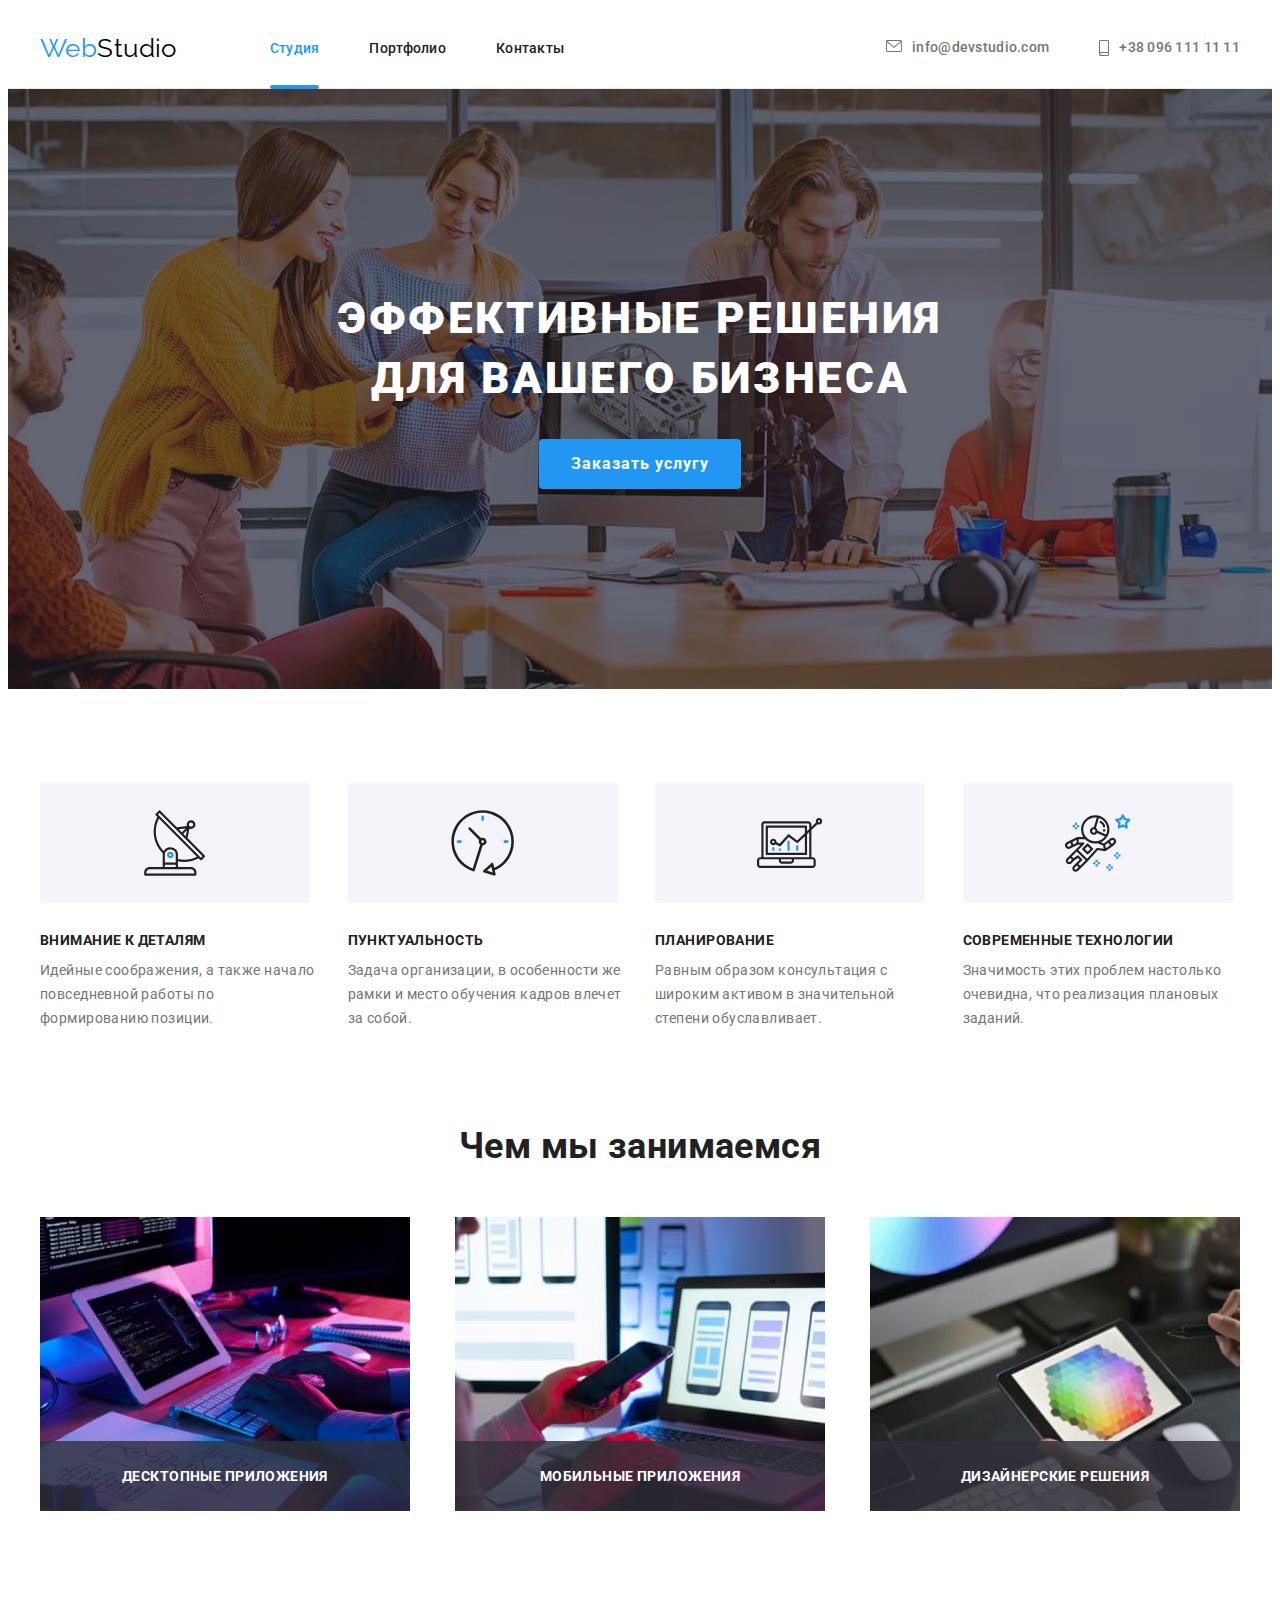
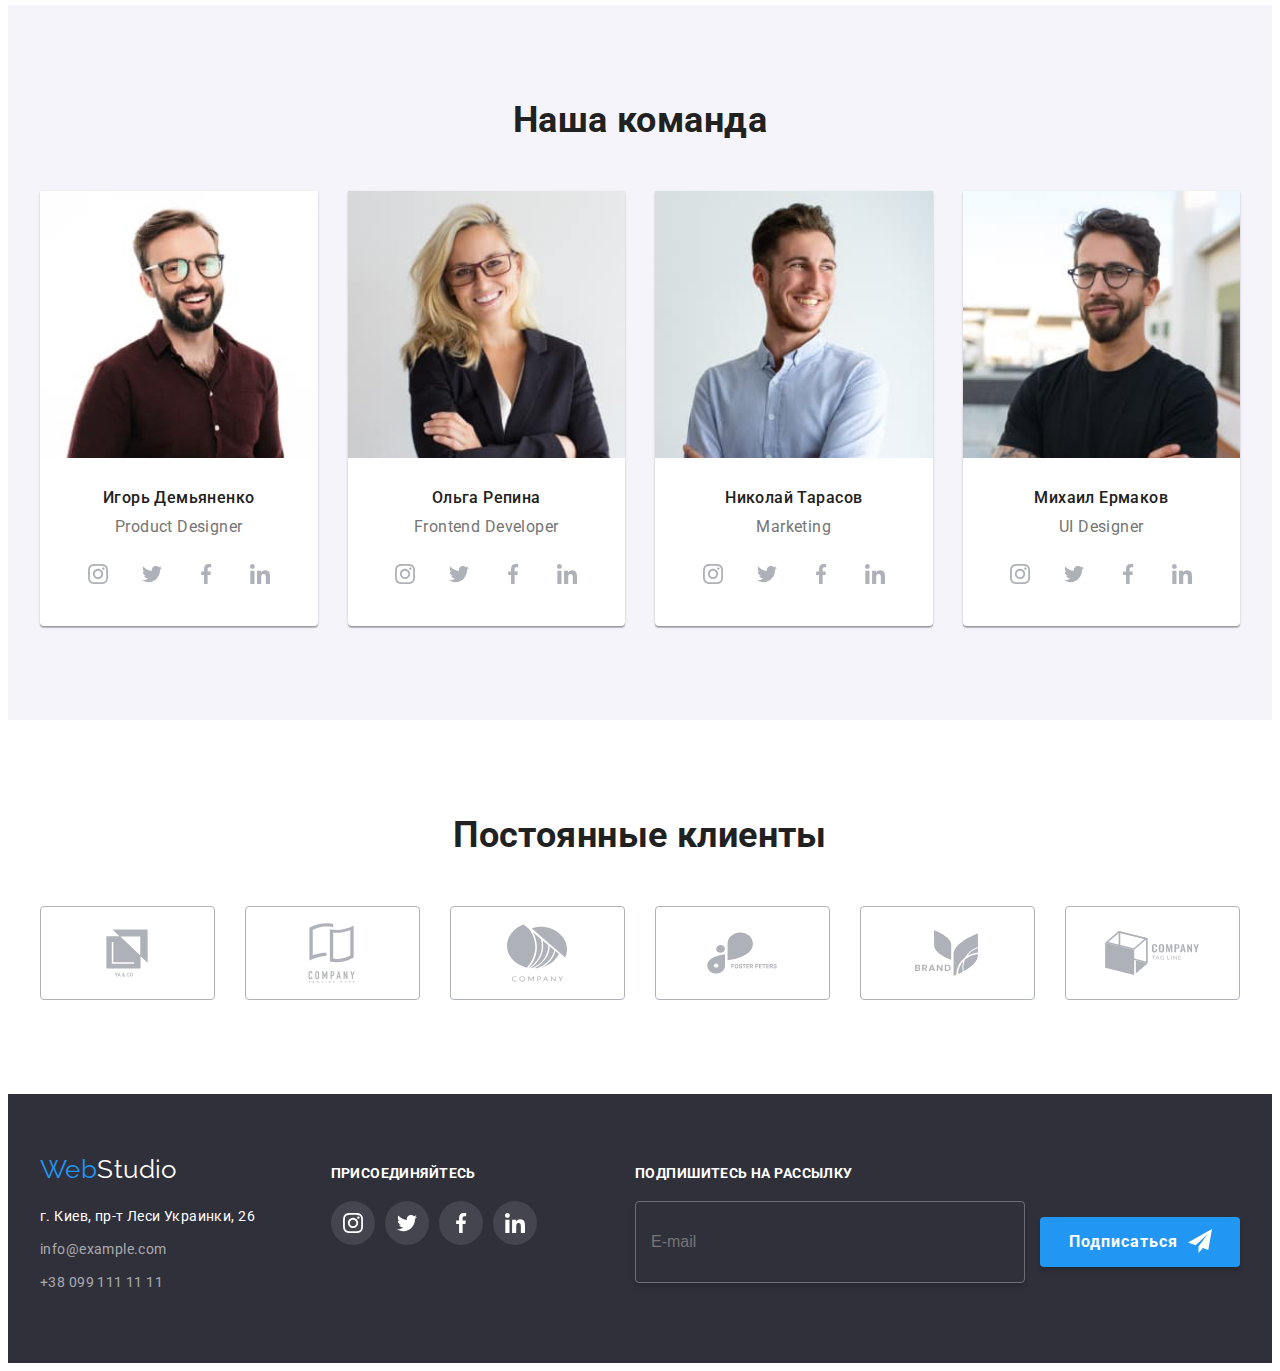
<file: index.html>
<!DOCTYPE html>
<html lang="ru">
  <head>
    <meta charset="UTF-8" />
    <meta http-equiv="X-UA-Compatible" content="IE=edge" />
    <meta name="viewport" content="width=device-width, initial-scale=1.0" />
    <title>Студия</title>
    <link
      href="https://fonts.googleapis.com/css2?family=Raleway:wght@700&family=Roboto:wght@400;500;700;900&display=swap"
      rel="stylesheet"
    />
    <link
      rel="stylesheet"
      href="https://cdnjs.cloudflare.com/ajax/libs/modern-normalize/1.1.0/modern-normalize.min.css"
      integrity="sha512-wpPYUAdjBVSE4KJnH1VR1HeZfpl1ub8YT/NKx4PuQ5NmX2tKuGu6U/JRp5y+Y8XG2tV+wKQpNHVUX03MfMFn9Q=="
      crossorigin="anonymous"
      referrerpolicy="no-referrer"
    />
    <link rel="stylesheet" href="./css/main.min.css" />
  </head>
  <body data-body class="page">
    <header class="header">
      <div class="header__phone">
        <div class="header__wrapper">
          <a lang="en" href="./index.html" class="header__logo logo">Web
            <span class="logo--black">Studio</span>
          </a>
          <button data-menu-button  aria-label="Переключатель мобильного меню" type="button" class="header__menu-button " aria-controls="menu" aria-expanded="false">
          <svg width="40px" height="40px">
            <use class="header__icon-x" href="./images/icons.svg#icon-close"></use>
            <use class="header__icon-menu" href="./images/icons.svg#icon-menu"></useicon-menu_24px>
          </svg>
        </button></div>
      <div data-menu class="header__menu" id="menu ">
      <div class="container header__container">  
        <nav class="header__nav">
                    
          <ul class="header__nav-list">
            <li class="header__nav-item">
              <a class="header__nav-link link header__nav-link--current " href="./index.html"
                >Студия</a
              >
            </li>
            <li class="header__nav-item">
              <a class="header__nav-link link " href="./portfolio.html">Портфолио</a>
            </li>
            <li class="header__nav-item">
              <a class="header__nav-link link" href="">Контакты</a>
            </li>
          </ul>
        </nav>
        <div class="header__menu-bottom">
          <ul class="header__nav-contacts">
          <li class="header__contact">
            <a class="header__contacts-link link" href="mailto:info@devstudio.com">
              <svg class="header__icon-mail">
                <use href="./images/icons.svg#icon-envelope"></use>
              </svg>
              <span>info@devstudio.com</span>
            </a>
          </li>
          <li class="header__contact">
            <a class="header__contacts-link link" href="tel:+380961111111">
              <svg class="header__icon-phone">
                <use href="./images/icons.svg#icon-smartphone"></use>
              </svg>
              <span>+38 096 111 11 11</span>
            </a>
          </li>
        </ul>
        <ul class="header__social">
          <li class="header__social-item"><a class="header__social-link" href="">Instagram</a></li>
          <li class="header__social-item"><a class="header__social-link" href="">Twitter</a></li>
          <li class="header__social-item"><a class="header__social-link" href="">Facebook</a></li>
          <li class="header__social-item"><a class="header__social-link" href="">Linkedin</a></li>
        </ul>
        </div>
      </div>
      </div> 
      
      
      </div>
      <div class="tablet"><div class="container header__container">
        <nav class="header__nav">
          <a lang="en" href="./index.html" class="logo"
            >Web<span class="logo--black">Studio</span></a
          >
          <ul class="header__nav-list">
            <li class="header__nav-item">
              <a class="header__nav-link link header__nav-link--current " href="./index.html"
                >Студия</a
              >
            </li>
            <li class="header__nav-item">
              <a class="header__nav-link link " href="./portfolio.html">Портфолио</a>
            </li>
            <li class="header__nav-item">
              <a class="header__nav-link link" href="">Контакты</a>
            </li>
          </ul>
        </nav>
        <ul class="header__nav-contacts">
          <li class="header__contact">
            <a class="header__contacts-link link" href="mailto:info@devstudio.com">
              <svg class="header__icon-mail">
                <use href="./images/icons.svg#icon-envelope"></use>
              </svg>
              <span>info@devstudio.com</span>
            </a>
          </li>
          <li class="header__contact">
            <a class="header__contacts-link link" href="tel:+380961111111">
              <svg class="header__icon-phone">
                <use href="./images/icons.svg#icon-smartphone"></use>
              </svg>
              <span>+38 096 111 11 11</span>
            </a>
          </li>
        </ul>
      </div></div>
    </header>
    <main>
      <section class="hero">
        <div class="container">
          <h1 class="hero__title">
            Эффективные решения<br />
            для вашего бизнеса
          </h1>
          <button data-modal-open class="hero__cta" type="button">Заказать услугу</button>
        </div>
      </section>

      <section class="feature">
        <div class="container">
          <!-- <h2>Преимущества</h2> -->
          <ul class="feature__list">
            <li class="feature__item">
              <div class="feture__icon">
                <svg width="65.32px" height="70">
                  <use href="./images/icons.svg#icon-antena"></use>
                </svg>
              </div>
              <h3 class="feature__title">Внимание к деталям</h3>
              <p class="feature__text">
                Идейные соображения, а также начало повседневной работы по формированию позиции.
              </p>
            </li>
            <li class="feature__item">
              <div class="feture__icon">
                <svg width="65.32px" height="70">
                  <use href="./images/icons.svg#icon-clock"></use>
                </svg>
              </div>
              <h3 class="feature__title">Пунктуальность</h3>
              <p class="feature__text">
                Задача организации, в особенности же рамки и место обучения кадров влечет за собой.
              </p>
            </li>
            <li class="feature__item">
              <div class="feture__icon">
                <svg width="65.32px" height="70">
                  <use href="./images/icons.svg#icon-diagram-1"></use>
                </svg>
              </div>
              <h3 class="feature__title">Планирование</h3>
              <p class="feature__text">
                Равным образом консультация с широким активом в значительной степени обуславливает.
              </p>
            </li>
            <li class="feature__item">
              <div class="feture__icon">
                <svg width="65.32px" height="70">
                  <use href="./images/icons.svg#icon-astronaut-1"></use>
                </svg>
              </div>
              <h3 class="feature__title">Современные технологии</h3>
              <p class="feature__text">
                Значимость этих проблем настолько очевидна, что реализация плановых заданий.
              </p>
            </li>
          </ul>
        </div>
      </section>

      <section class="skills">
        <div class="container">
          <h2 class="skills__title">Чем мы занимаемся</h2>
          <ul class="skills__list">
            <li class="skills__item">
              <div class="skills__desc">десктопные приложения</div>
              <img
                class="img"
                srcset="./images/desktop/whattodo-1-1200@1x.jpg 1x,
                ./images/desktop/whattodo-1-1200@2x.jpg 2x"
                src="./images/desktop/whattodo-1-1200@1x.jpg"
                alt="разработка десктопных приложений"
                width="370"
                height="294"
              />
            </li>
            <li class="skills__item">
              <div class="skills__desc">Мобильные приложения</div>
              <img
                class="img"
                srcset="./images/desktop/whattodo-2-1200@1x.jpg 1x,
                ./images/desktop/whattodo-2-1200@2x.jpg 2x"
                src="./images/desktop/whattodo-2-1200@1x.jpg"
                alt="разработка мобильных приложений"
                width="370"
                height="294"
              />
            </li>
            <li class="skills__item">
              <div class="skills__desc">Дизайнерские решения</div>
              <img
                class="img"
                srcset="./images/desktop/whattodo-3-1200@1x.jpg 1x,
                ./images/desktop/whattodo-3-1200@2x.jpg 2x"
                src="./images/desktop/whattodo-3-1200@1x.jpg"
                alt="разработока дизайнерских приложений"
                width="370"
                height="294"
              />
            </li>
          </ul>
        </div>
      </section>
      <section class="team">
        <div class="container">
          <h2 class="team__title">Наша команда</h2>
          <ul class="team__list">
            <li class="team__card">
              <img
                class="img"
                srcset="./images/mobile/team-1-480@2x.jpg  900w,
                ./images/mobile/team-1-480@1x.jpg  450w,
                ./images/tablet/team-1-768@2x.jpg  708w,
                ./images/tablet/team-1-768@1x.jpg  354w,
                ./images/desktop/team-1-1200@1x.jpg  270w,
                ./images/desktop/team-1-1200@2x.jpg  540w"
                sizes="(min-width: 1200px) 270px,(min-width: 768px) 354px, (min-width: 120px) 450px, 100vw"
                src="images/desktop/team-1-1200@1x.jpg"
                alt="фотография разработчика"
                
              />
              <div class="team__card-box">
                <h3 class="team__dev-name">Игорь Демьяненко</h3>
                <p lang="en" class="team__dev-post">Product Designer</p>

                <ul class="socials-list">
                  <li class="socials-list__box">
                    <a class="socials-list__link" href="">
                      <svg class="socials-list__icon">
                        <use href="./images/icons.svg#icon-instagram"></use>
                      </svg>
                    </a>
                  </li>
                  <li class="socials-list__box">
                    <a class="socials-list__link" href="">
                      <svg class="socials-list__icon">
                        <use href="./images/icons.svg#icon-twitter-1"></use>
                      </svg>
                    </a>
                  </li>
                  <li class="socials-list__box">
                    <a class="socials-list__link" href="">
                      <svg class="socials-list__icon">
                        <use href="./images/icons.svg#icon-facebook"></use>
                      </svg>
                    </a>
                  </li>
                  <li class="socials-list__box">
                    <a class="socials-list__link" href="">
                      <svg class="socials-list__icon">
                        <use href="./images/icons.svg#icon-linkedin-1"></use>
                      </svg>
                    </a>
                  </li>
                </ul>
              </div>
            </li>

            <li class="team__card">
              <img
                class="img"
                srcset="./images/mobile/team-2-480@2x.jpg  900w,
                ./images/mobile/team-2-480@1x.jpg  450w,
                ./images/tablet/team-2-768@2x.jpg  708w,
                ./images/tablet/team-2-768@1x.jpg  354w,
                ./images/desktop/team-2-1200@1x.jpg  270w,
                ./images/desktop/team-2-1200@2x.jpg  540w"
                sizes="(min-width: 1200px) 270px,(min-width: 768px) 354px, (min-width: 120px) 450px, 100vw"
                src="images/desktop/team-2-1200@1x.jpg"
                alt="фотография разработчика"
                
              />
              <div class="team__card-box">
                <h3 class="team__dev-name">Ольга Репина</h3>
                <p lang="en" class="team__dev-post">Frontend Developer</p>
                <ul class="socials-list">
                  <li class="socials-list__box">
                    <a class="socials-list__link" href="">
                      <svg class="socials-list__icon">
                        <use href="./images/icons.svg#icon-instagram"></use>
                      </svg>
                    </a>
                  </li>
                  <li class="socials-list__box">
                    <a class="socials-list__link" href="">
                      <svg class="socials-list__icon">
                        <use href="./images/icons.svg#icon-twitter-1"></use>
                      </svg>
                    </a>
                  </li>
                  <li class="socials-list__box">
                    <a class="socials-list__link" href="">
                      <svg class="socials-list__icon">
                        <use href="./images/icons.svg#icon-facebook"></use>
                      </svg>
                    </a>
                  </li>
                  <li class="socials-list__box">
                    <a class="socials-list__link" href="">
                      <svg class="socials-list__icon">
                        <use href="./images/icons.svg#icon-linkedin-1"></use>
                      </svg>
                    </a>
                  </li>
                </ul>
              </div>
            </li>
            <li class="team__card">
              <img
                class="img"
                srcset="./images/mobile/team-3-480@2x.jpg  900w,
                ./images/mobile/team-3-480@1x.jpg  450w,
                ./images/tablet/team-3-768@2x.jpg  708w,
                ./images/tablet/team-3-768@1x.jpg  354w,
                ./images/desktop/team-3-1200@1x.jpg  270w,
                ./images/desktop/team-3-1200@2x.jpg  540w"
                sizes="(min-width: 1200px) 270px,(min-width: 768px) 354px, (min-width: 120px) 450px, 100vw"
                src="images/desktop/team-3-1200@1x.jpg"
                alt="фотография разработчика"
                
              />
              <div class="team__card-box">
                <h3 class="team__dev-name">Николай Тарасов</h3>
                <p lang="en" class="team__dev-post">Marketing</p>
                <ul class="socials-list">
                  <li class="socials-list__box">
                    <a class="socials-list__link" href="">
                      <svg class="socials-list__icon">
                        <use href="./images/icons.svg#icon-instagram"></use>
                      </svg>
                    </a>
                  </li>
                  <li class="socials-list__box">
                    <a class="socials-list__link" href="">
                      <svg class="socials-list__icon">
                        <use href="./images/icons.svg#icon-twitter-1"></use>
                      </svg>
                    </a>
                  </li>
                  <li class="socials-list__box">
                    <a class="socials-list__link" href="">
                      <svg class="socials-list__icon">
                        <use href="./images/icons.svg#icon-facebook"></use>
                      </svg>
                    </a>
                  </li>
                  <li class="socials-list__box">
                    <a class="socials-list__link" href="">
                      <svg class="socials-list__icon">
                        <use href="./images/icons.svg#icon-linkedin-1"></use>
                      </svg>
                    </a>
                  </li>
                </ul>
              </div>
            </li>
            <li class="team__card">
              <img
                class="img"
                srcset="./images/mobile/team-4-480@2x.jpg  900w,
                ./images/mobile/team-4-480@1x.jpg  450w,
                ./images/tablet/team-4-768@2x.jpg  708w,
                ./images/tablet/team-4-768@1x.jpg  354w,
                ./images/desktop/team-4-1200@1x.jpg  270w,
                ./images/desktop/team-4-1200@2x.jpg  540w"
                sizes="(min-width: 1200px) 270px,(min-width: 768px) 354px, (min-width: 120px) 450px, 100vw"
                src="images/desktop/team-4-1200@1x.jpg"
                alt="фотография разработчика"
                
              />
              <div class="team__card-box">
                <h3 class="team__dev-name">Михаил Ермаков</h3>
                <p lang="en" class="team__dev-post">UI Designer</p>
                <ul class="socials-list">
                  <li class="socials-list__box">
                    <a class="socials-list__link" href="">
                      <svg class="socials-list__icon">
                        <use href="./images/icons.svg#icon-instagram"></use>
                      </svg>
                    </a>
                  </li>
                  <li class="socials-list__box">
                    <a class="socials-list__link" href="">
                      <svg class="socials-list__icon">
                        <use href="./images/icons.svg#icon-twitter-1"></use>
                      </svg>
                    </a>
                  </li>
                  <li class="socials-list__box">
                    <a class="socials-list__link" href="">
                      <svg class="socials-list__icon">
                        <use href="./images/icons.svg#icon-facebook"></use>
                      </svg>
                    </a>
                  </li>
                  <li class="socials-list__box">
                    <a class="socials-list__link" href="">
                      <svg class="socials-list__icon">
                        <use href="./images/icons.svg#icon-linkedin-1"></use>
                      </svg>
                    </a>
                  </li>
                </ul>
              </div>
            </li>
          </ul>
        </div>
      </section>
      <section class="clients">
        <div class="container">
          <h2 class="clients__title">Постоянные клиенты</h2>
          <ul class="clients__list">
            <li class="clients__item">
              <a class="clients__link" href="">
                <svg class="clients__logo client1-logo">
                  <use href="./images/icons.svg#icon-Logo"></use>
                </svg>
              </a>
            </li>
            <li class="clients__item">
              <a class="clients__link" href="">
                <svg class="clients__logo client1-logo">
                  <use href="./images/icons.svg#icon-Logo2"></use>
                </svg>
              </a>
            </li>
            <li class="clients__item">
              <a class="clients__link" href="">
                <svg class="clients__logo client1-logo">
                  <use href="./images/icons.svg#icon-Logo3"></use>
                </svg>
              </a>
            </li>
            <li class="clients__item">
              <a class="clients__link" href="">
                <svg class="clients__logo client1-logo">
                  <use href="./images/icons.svg#icon-Logo4"></use>
                </svg>
              </a>
            </li>
            <li class="clients__item">
              <a class="clients__link" href="">
                <svg class="clients__logo client1-logo">
                  <use href="./images/icons.svg#icon-Logo5"></use>
                </svg>
              </a>
            </li>
            <li class="clients__item">
              <a class="clients__link" href="">
                <svg class="clients__logo client1-logo">
                  <use href="./images/icons.svg#icon-Logo6"></use>
                </svg>
              </a>
            </li>
          </ul>
        </div>
      </section>
    </main>
    <footer class="footer">
      <div class="container footer__wrapper">
        <div class="footer__contact-wrapper">
          <a lang="en" class="logo" href="./index.html"
            >Web<span class="logo--white">Studio</span></a
          >
          <address class="footer__address">
            <ul class="adress__list">
              <li class="address__item">
                <a class="address__link" href="https://goo.gl/maps/Km6y2jSwmCWmasC37"
                  >г. Киев, пр-т Леси Украинки, 26</a
                >
              </li>
              <li class="address__item">
                <a class="address__contact" href="mailto:info@example.com">info@example.com</a>
              </li>
              <li class="address__item">
                <a class="address__contact" href="tel:+380991111111">+38 099 111 11 11</a>
              </li>
            </ul>
          </address>
        </div>

        <div class="footer__social">
          <span class="social__text">присоединяйтесь</span>
          <ul class="socials-list">
            <li class="socials-list__box">
              <a class="socials-list__link socials-list__link--grey" href="">
                <svg class="socials-list__icon">
                  <use href="./images/icons.svg#icon-instagram"></use>
                </svg>
              </a>
            </li>
            <li class="socials-list__box">
              <a class="socials-list__link socials-list__link--grey" href="">
                <svg class="socials-list__icon">
                  <use href="./images/icons.svg#icon-twitter-1"></use>
                </svg>
              </a>
            </li>
            <li class="socials-list__box">
              <a class="socials-list__link socials-list__link--grey" href="">
                <svg class="socials-list__icon">
                  <use href="./images/icons.svg#icon-facebook"></use>
                </svg>
              </a>
            </li>
            <li class="socials-list__box">
              <a class="socials-list__link socials-list__link--grey" href="">
                <svg class="socials-list__icon">
                  <use href="./images/icons.svg#icon-linkedin-1"></use>
                </svg>
              </a>
            </li>
          </ul>
        </div>
        <div class="mail-subscribe">
          <span class="mail-subscribe__cta">Подпишитесь на рассылку</span>
          <form class="mail-subscribe__form">
            <input class="mail-subscribe__input" type="email" name="email" placeholder="E-mail" />
            <button class="cta mail-subscribe__button" type="submit">
              Подписаться<svg class="mail-subscribe__icon" width="24" height="24">
                <use href="./images/icons.svg#icon-send"></use>
              </svg>
            </button>
          </form>
        </div>
      </div>
    </footer>
    <div data-modal class="backdrop is-hidden" data-backdrop>
      <div class="modal">
        <button data-modal-close type="button" class="modal__close">
          <svg class="modal__close-icon">
            <use href="./images/icons.svg#icon-x"></use>
          </svg>
        </button>
        <form class="modal__form">
          <span class="modal__text">Оставьте свои данные, мы вам перезвоним</span>
          <ul class="modal__input-list">
            <li class="modal__input-item">
              <label for="name">Имя</label>
              <input class="modal__input" type="text" name="name" id="name" />
              <svg class="modal__input-icon">
                <use href="./images/icons.svg#icon-person"></use>
              </svg>
            </li>
            <li class="modal__input-item">
              <label for="tel">Телефон</label>
              <input class="modal__input" type="number" name="tel" id="tel" />
              <svg class="modal__input-icon">
                <use href="./images/icons.svg#icon-phone"></use>
              </svg>
            </li>
            <li class="modal__input-item">
              <label for="email">Почта</label>
              <input class="modal__input" type="email" name="email" id="email" />
              <svg class="modal__input-icon">
                <use href="./images/icons.svg#icon-email"></use>
              </svg>
            </li>
            <li class="modal__input-item">
              <label for="comment">Комметарий</label>
              <textarea
                class="modal__comment"
                placeholder="Введите текст"
                name="comment"
                id="comment"
              ></textarea>
            </li>
          </ul>

          <div class="modal__license-agree">
            <input class="modal__checkbox" type="checkbox" name="agree" id="agree" />
            <div class="modal__checkbox-bg"></div>
            <label class="modal__license-text" for="agree"
              >Соглашаюсь с рассылкой и принимаю
              <a class="modal__link" href="">Условия договора</a>
              
              <svg class="modal__checkbox-icon" width="16" height="15">
                <use width="11.3" href="./images/icons.svg#icon-4aika"></use>
              </svg>
            </label>
          </div>
          <button class="modal__cta" type="submit">Отправить</button>
        </form>
      </div>
    </div>
    <script src="./js/modal.js"></script>
    <script src="./js/menu.js"></script>
  </body>
</html>
</file>
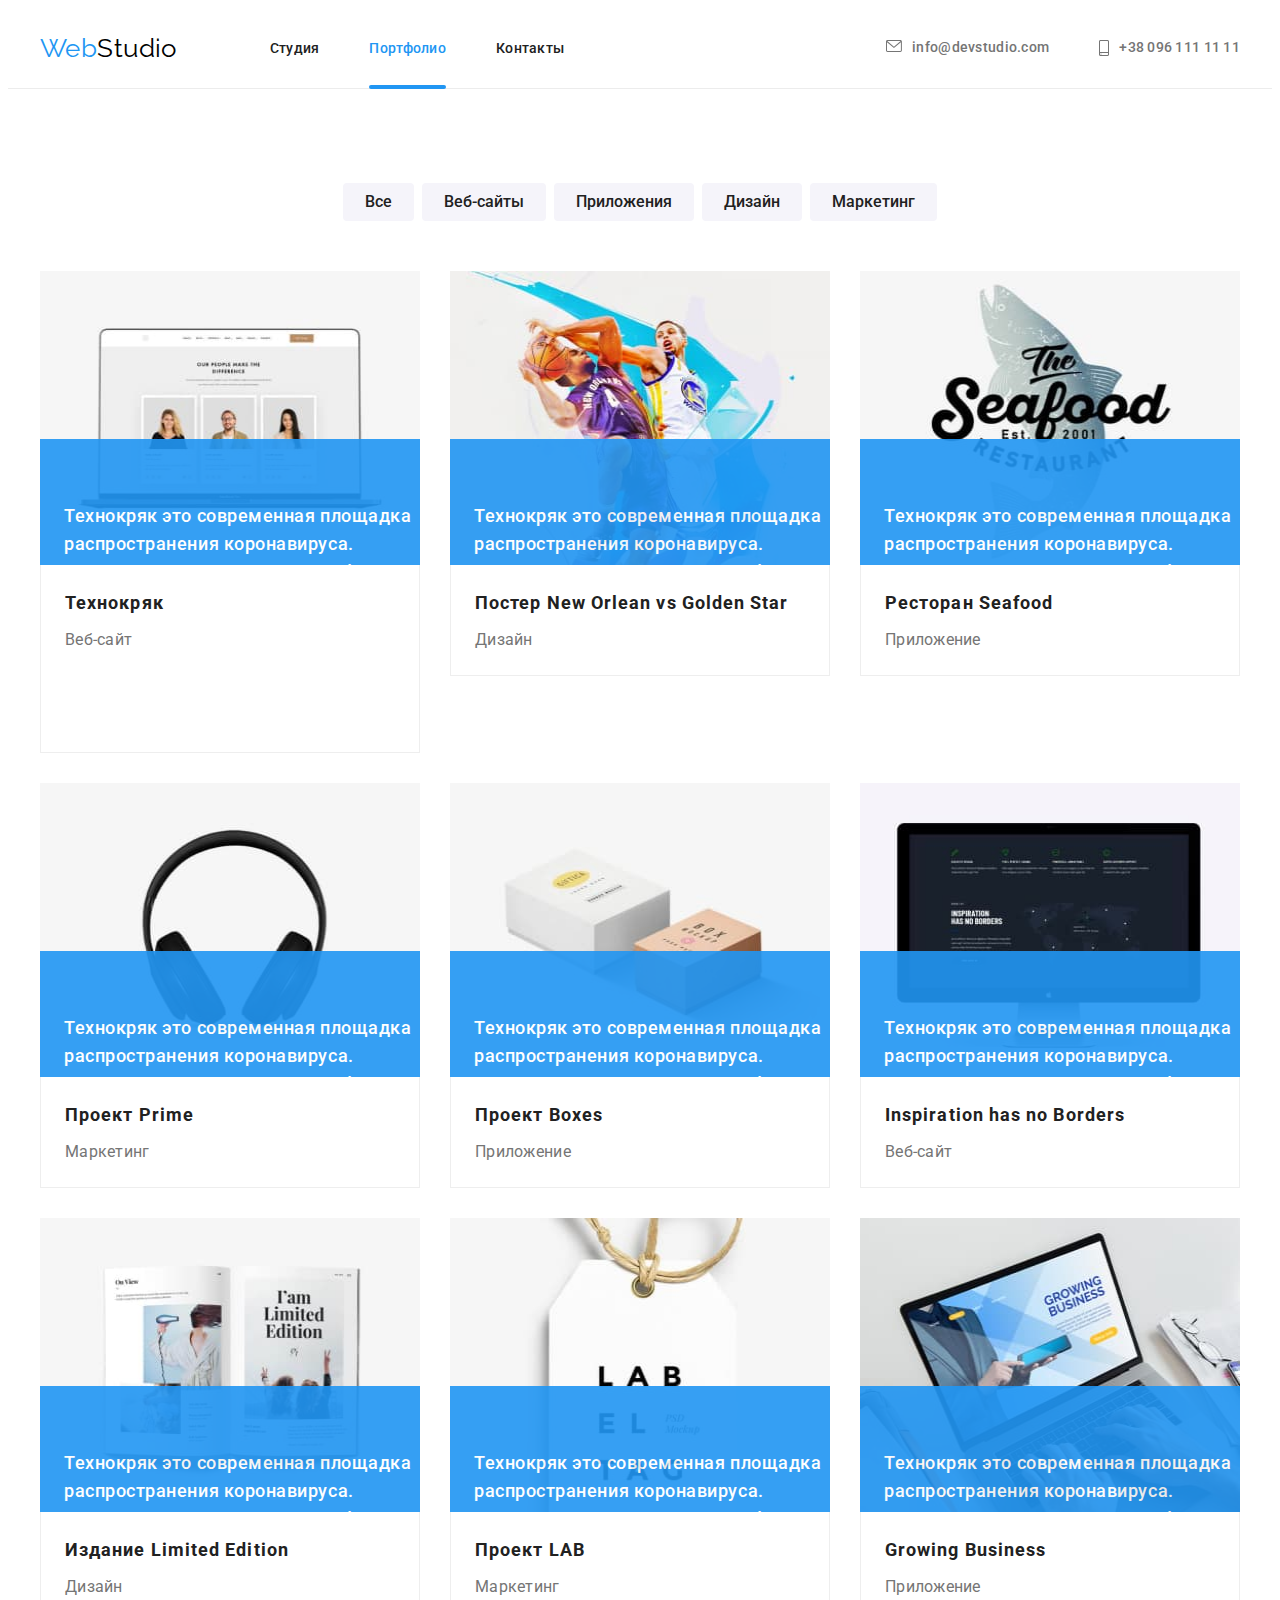
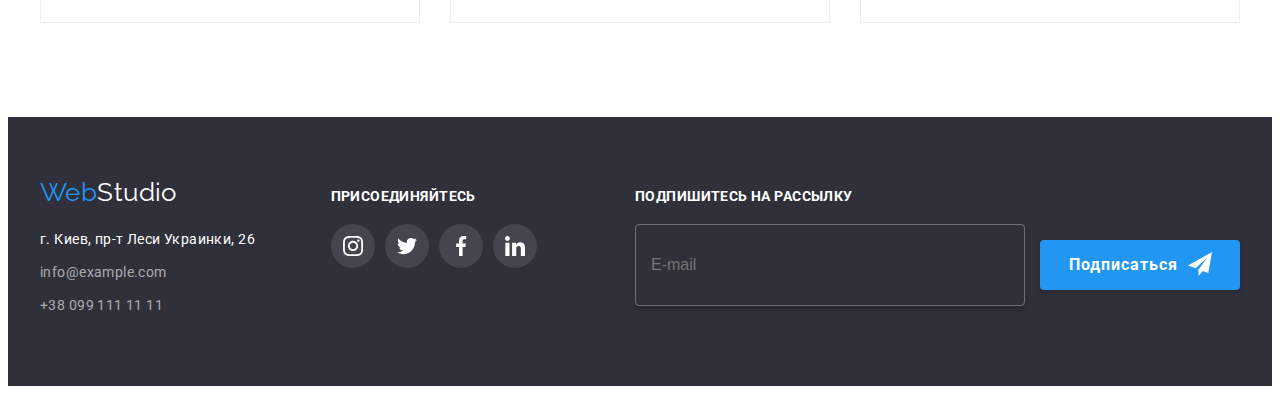
<file: portfolio.html>
<!DOCTYPE html>
<html lang="ru">
  <head>
    <meta charset="UTF-8" />
    <meta http-equiv="X-UA-Compatible" content="IE=edge" />
    <meta name="viewport" content="width=device-width, initial-scale=1.0" />
    <title>Портфолио</title>
    <link
      href="https://fonts.googleapis.com/css2?family=Raleway:wght@700&family=Roboto:wght@400;500;700;900&display=swap"
      rel="stylesheet"
    />
    <link
      rel="stylesheet"
      href="https://cdnjs.cloudflare.com/ajax/libs/modern-normalize/1.1.0/modern-normalize.min.css"
      integrity="sha512-wpPYUAdjBVSE4KJnH1VR1HeZfpl1ub8YT/NKx4PuQ5NmX2tKuGu6U/JRp5y+Y8XG2tV+wKQpNHVUX03MfMFn9Q=="
      crossorigin="anonymous"
      referrerpolicy="no-referrer"
    />
    <link rel="stylesheet" href="./css/main.min.css" />
  </head>
  <body data-body  class="page ">
    <header class="header">
      <div class="header__phone">
        <div class="header__wrapper">
          <a lang="en" href="./index.html" class="header__logo logo">Web<span class="logo--black">Studio</span></a>
      <button data-menu-button  aria-label="Переключатель мобильного меню" type="button" class="header__menu-button " aria-controls="menu" aria-expanded="false">
          <svg width="40px" height="40px">
            <use class="header__icon-x" href="./images/icons.svg#icon-close"></use>
            <use class="header__icon-menu" href="./images/icons.svg#icon-menu"></useicon-menu_24px>
          </svg>
        </button></div>
        <div data-menu class="header__menu" id="menu ">
      <div class="container header__container">  
        <nav class="header__nav">
                    
          <ul class="header__nav-list">
            <li class="header__nav-item">
              <a class="header__nav-link link " href="./index.html"
                >Студия</a
              >
            </li>
            <li class="header__nav-item">
              <a class="header__nav-link link header__nav-link--current" href="./portfolio.html">Портфолио</a>
            </li>
            <li class="header__nav-item">
              <a class="header__nav-link link" href="">Контакты</a>
            </li>
          </ul>
        </nav>
        <div class="header__menu-bottom">
          <ul class="header__nav-contacts">
          <li class="header__contact">
            <a class="header__contacts-link link" href="mailto:info@devstudio.com">
              <svg class="header__icon-mail">
                <use href="./images/icons.svg#icon-envelope"></use>
              </svg>
              <span>info@devstudio.com</span>
            </a>
          </li>
          <li class="header__contact">
            <a class="header__contacts-link link" href="tel:+380961111111">
              <svg class="header__icon-phone">
                <use href="./images/icons.svg#icon-smartphone"></use>
              </svg>
              <span>+38 096 111 11 11</span>
            </a>
          </li>
        </ul>
        <ul class="header__social">
          <li class="header__social-item"><a class="header__social-link" href="">Instagram</a></li>
          <li class="header__social-item"><a class="header__social-link" href="">Twitter</a></li>
          <li class="header__social-item"><a class="header__social-link" href="">Facebook</a></li>
          <li class="header__social-item"><a class="header__social-link" href="">Linkedin</a></li>
        </ul>
        </div>
      </div>
      </div> 
      
      </div>
      <div class="tablet"><div class="container header__container">
        <nav class="header__nav">
          <a lang="en" href="./index.html" class="logo"
            >Web<span class="logo--black">Studio</span></a
          >
          <ul class="header__nav-list">
            <li class="header__nav-item">
              <a class="header__nav-link link " href="./index.html"
                >Студия</a
              >
            </li>
            <li class="header__nav-item">
              <a class="header__nav-link link header__nav-link--current" href="./portfolio.html">Портфолио</a>
            </li>
            <li class="header__nav-item">
              <a class="header__nav-link link" href="">Контакты</a>
            </li>
          </ul>
        </nav>
        <ul class="header__nav-contacts">
          <li class="header__contact">
            <a class="header__contacts-link link" href="mailto:info@devstudio.com">
              <svg class="header__icon-mail">
                <use href="./images/icons.svg#icon-envelope"></use>
              </svg>
              <span>info@devstudio.com</span>
            </a>
          </li>
          <li class="header__contact">
            <a class="header__contacts-link link" href="tel:+380961111111">
              <svg class="header__icon-phone">
                <use href="./images/icons.svg#icon-smartphone"></use>
              </svg>
              <span>+38 096 111 11 11</span>
            </a>
          </li>
        </ul>
      </div></div>
    </header>
    <main>
      <section class="portfolio">
        <!-- <h1>Портфолио</h1> -->
        <div class="container">
          <ul class="portfolio__filters-list">
            <li class="portfolio__filter"><button class="portfolio__filter-button">Все</button></li>
            <li class="portfolio__filter">
              <button class="portfolio__filter-button">Веб-сайты</button>
            </li>
            <li class="portfolio__filter">
              <button class="portfolio__filter-button">Приложения</button>
            </li>
            <li class="portfolio__filter">
              <button class="portfolio__filter-button">Дизайн</button>
            </li>
            <li class="portfolio__filter">
              <button class="portfolio__filter-button">Маркетинг</button>
            </li>
          </ul>
          <ul class="portfolio__gallery">
            <li class="portfolio__card">
              <a class="portfolio__link" href="">
                <div class="portfolio__img-wrapper">
                  <img
                    class="img"
                    srcset="./images/mobile/portfolio-1-480@2x.jpg  900w,
                ./images/mobile/portfolio-1-480@1x.jpg  450w,
                ./images/tablet/portfolio-1-768@2x.jpg  708w,
                ./images/tablet/portfolio-1-768@1x.jpg  354w,
                ./images/desktop/portfolio-1-1200@1x.jpg  370w,
                ./images/desktop/portfolio-1-1200@2x.jpg  740w"
                sizes="(min-width: 1200px) 370px,(min-width: 768px) 354px, (min-width: 120px) 450px, 100vw"
                    src="./images/desktop/portfolio-1-1200@1x.jpg"
                    alt="пример работы"
                    width="370"
                    height="294"
                  />
                  <div class="portfolio__project-desc">
                    Технокряк это современная площадка распространения коронавируса. Компании
                    используют эту платформу для цифрового шпионажа и атак на защищённые сервера
                    конкурентов.
                  </div>
                </div>
                <div class="portfolio__desc-wrapper">
                  <h2 class="portfolio__project-name">Технокряк</h2>
                  <p class="portfolio__project-type">Веб-сайт</p>
                </div>
              </a>
            </li>
            <li class="portfolio__card">
              <a class="portfolio__link" href="">
                <div class="portfolio__img-wrapper">
                  <img
                    class="img"
                    srcset="./images/mobile/portfolio-2-480@2x.jpg  900w,
                ./images/mobile/portfolio-2-480@1x.jpg  450w,
                ./images/tablet/portfolio-2-768@2x.jpg  708w,
                ./images/tablet/portfolio-2-768@1x.jpg  354w,
                ./images/desktop/portfolio-2-1200@1x.jpg  370w,
                ./images/desktop/portfolio-2-1200@2x.jpg  740w"
                sizes="(min-width: 1200px) 370px,(min-width: 768px) 354px, (min-width: 120px) 450px, 100vw"
                    src="./images/desktop/portfolio-2-1200@1x.jpg"
                    alt="пример работы"
                    width="370"
                    height="294"
                  />
                  <div class="portfolio__project-desc">
                    Технокряк это современная площадка распространения коронавируса. Компании
                    используют эту платформу для цифрового шпионажа и атак на защищённые сервера
                    конкурентов.
                  </div>
                </div>
                <div class="portfolio__desc-wrapper">
                  <h2 class="portfolio__project-name">Постер New Orlean vs Golden Star</h2>
                  <p class="portfolio__project-type">Дизайн</p>
                </div>
              </a>
            </li>
            <li class="portfolio__card">
              <a class="portfolio__link" href="">
                <div class="portfolio__img-wrapper">
                  <img
                    class="img"
                    srcset="./images/mobile/portfolio-3-480@2x.jpg  900w,
                ./images/mobile/portfolio-3-480@1x.jpg  450w,
                ./images/tablet/portfolio-3-768@2x.jpg  708w,
                ./images/tablet/portfolio-3-768@1x.jpg  354w,
                ./images/desktop/portfolio-3-1200@1x.jpg  370w,
                ./images/desktop/portfolio-3-1200@2x.jpg  740w"
                sizes="(min-width: 1200px) 370px,(min-width: 768px) 354px, (min-width: 120px) 450px, 100vw"
                    src="./images/desktop/portfolio-3-1200@1x.jpg"
                    alt="пример работы"
                    width="370"
                    height="294"
                  />
                  <div class="portfolio__project-desc">
                    Технокряк это современная площадка распространения коронавируса. Компании
                    используют эту платформу для цифрового шпионажа и атак на защищённые сервера
                    конкурентов.
                  </div>
                </div>
                <div class="portfolio__desc-wrapper">
                  <h2 class="portfolio__project-name">Ресторан Seafood</h2>
                  <p class="portfolio__project-type">Приложение</p>
                </div>
              </a>
            </li>
            <li class="portfolio__card">
              <a class="portfolio__link" href="">
                <div class="portfolio__img-wrapper">
                  <img
                    class="img"
                    srcset="./images/mobile/portfolio-4-480@2x.jpg  900w,
                ./images/mobile/portfolio-4-480@1x.jpg  450w,
                ./images/tablet/portfolio-4-768@2x.jpg  708w,
                ./images/tablet/portfolio-4-768@1x.jpg  354w,
                ./images/desktop/portfolio-4-1200@1x.jpg  370w,
                ./images/desktop/portfolio-4-1200@2x.jpg  740w"
                sizes="(min-width: 1200px) 370px,(min-width: 768px) 354px, (min-width: 120px) 450px, 100vw"
                    src="./images/desktop/portfolio-4-1200@1x.jpg"
                    alt="пример работы"
                    width="370"
                    height="294"
                  />
                  <div class="portfolio__project-desc">
                    Технокряк это современная площадка распространения коронавируса. Компании
                    используют эту платформу для цифрового шпионажа и атак на защищённые сервера
                    конкурентов.
                  </div>
                </div>
                <div class="portfolio__desc-wrapper">
                  <h2 class="portfolio__project-name">Проект Prime</h2>
                  <p class="portfolio__project-type">Маркетинг</p>
                </div>
              </a>
            </li>
            <li class="portfolio__card">
              <a class="portfolio__link" href="">
                <div class="portfolio__img-wrapper">
                  <img
                    class="img"
                    srcset="./images/mobile/portfolio-5-480@2x.jpg  900w,
                ./images/mobile/portfolio-5-480@1x.jpg  450w,
                ./images/tablet/portfolio-5-768@2x.jpg  708w,
                ./images/tablet/portfolio-5-768@1x.jpg  354w,
                ./images/desktop/portfolio-5-1200@1x.jpg  370w,
                ./images/desktop/portfolio-5-1200@2x.jpg  740w"
                sizes="(min-width: 1200px) 370px,(min-width: 768px) 354px, (min-width: 120px) 450px, 100vw"
                    src="./images/desktop/portfolio-5-1200@1x.jpg"
                    alt="пример работы"
                    width="370"
                    height="294"
                  />
                  <div class="portfolio__project-desc">
                    Технокряк это современная площадка распространения коронавируса. Компании
                    используют эту платформу для цифрового шпионажа и атак на защищённые сервера
                    конкурентов.
                  </div>
                </div>
                <div class="portfolio__desc-wrapper">
                  <h2 class="portfolio__project-name">Проект Boxes</h2>
                  <p class="portfolio__project-type">Приложение</p>
                </div>
              </a>
            </li>
            <li class="portfolio__card">
              <a class="portfolio__link" href="">
                <div class="portfolio__img-wrapper">
                  <img
                    class="img"
                    srcset="./images/mobile/portfolio-6-480@2x.jpg  900w,
                ./images/mobile/portfolio-6-480@1x.jpg  450w,
                ./images/tablet/portfolio-6-768@2x.jpg  708w,
                ./images/tablet/portfolio-6-768@1x.jpg  354w,
                ./images/desktop/portfolio-6-1200@1x.jpg  370w,
                ./images/desktop/portfolio-6-1200@2x.jpg  740w"
                sizes="(min-width: 1200px) 370px,(min-width: 768px) 354px, (min-width: 120px) 450px, 100vw"
                    src="./images/desktop/portfolio-6-1200@1x.jpg"
                    alt="пример работы"
                    width="370"
                    height="294"
                  />
                  <div class="portfolio__project-desc">
                    Технокряк это современная площадка распространения коронавируса. Компании
                    используют эту платформу для цифрового шпионажа и атак на защищённые сервера
                    конкурентов.
                  </div>
                </div>
                <div class="portfolio__desc-wrapper">
                  <h2 class="portfolio__project-name">Inspiration has no Borders</h2>
                  <p class="portfolio__project-type">Веб-сайт</p>
                </div>
              </a>
            </li>
            <li class="portfolio__card">
              <a class="portfolio__link" href="">
                <div class="portfolio__img-wrapper">
                  <img
                    class="img"
                    srcset="./images/mobile/portfolio-7-480@2x.jpg  900w,
                ./images/mobile/portfolio-7-480@1x.jpg  450w,
                ./images/tablet/portfolio-7-768@2x.jpg  708w,
                ./images/tablet/portfolio-7-768@1x.jpg  354w,
                ./images/desktop/portfolio-7-1200@1x.jpg  370w,
                ./images/desktop/portfolio-7-1200@2x.jpg  740w"
                sizes="(min-width: 1200px) 370px,(min-width: 768px) 354px, (min-width: 120px) 450px, 100vw"
                    src="./images/desktop/portfolio-7-1200@1x.jpg"
                    alt="пример работы"
                    width="370"
                    height="294"
                  />
                  <div class="portfolio__project-desc">
                    Технокряк это современная площадка распространения коронавируса. Компании
                    используют эту платформу для цифрового шпионажа и атак на защищённые сервера
                    конкурентов.
                  </div>
                </div>
                <div class="portfolio__desc-wrapper">
                  <h2 class="portfolio__project-name">Издание Limited Edition</h2>
                  <p class="portfolio__project-type">Дизайн</p>
                </div>
              </a>
            </li>
            <li class="portfolio__card">
              <a class="portfolio__link" href="">
                <div class="portfolio__img-wrapper">
                  <img
                    class="img"
                    srcset="./images/mobile/portfolio-8-480@2x.jpg  900w,
                ./images/mobile/portfolio-8-480@1x.jpg  450w,
                ./images/tablet/portfolio-8-768@2x.jpg  708w,
                ./images/tablet/portfolio-8-768@1x.jpg  354w,
                ./images/desktop/portfolio-8-1200@1x.jpg  370w,
                ./images/desktop/portfolio-8-1200@2x.jpg  740w"
                sizes="(min-width: 1200px) 370px,(min-width: 768px) 354px, (min-width: 120px) 450px, 100vw"
                    src="./images/desktop/portfolio-8-1200@1x.jpg"
                    alt="пример работы"
                    width="370"
                    height="294"
                  />
                  <div class="portfolio__project-desc">
                    Технокряк это современная площадка распространения коронавируса. Компании
                    используют эту платформу для цифрового шпионажа и атак на защищённые сервера
                    конкурентов.
                  </div>
                </div>
                <div class="portfolio__desc-wrapper">
                  <h2 class="portfolio__project-name">Проект LAB</h2>
                  <p class="portfolio__project-type">Маркетинг</p>
                </div>
              </a>
            </li>
            <li class="portfolio__card">
              <a class="portfolio__link" href="">
                <div class="portfolio__img-wrapper">
                  <img
                    class="img"
                    srcset="./images/mobile/portfolio-9-480@2x.jpg  900w,
                ./images/mobile/portfolio-9-480@1x.jpg  450w,
                ./images/tablet/portfolio-9-768@2x.jpg  708w,
                ./images/tablet/portfolio-9-768@1x.jpg  354w,
                ./images/desktop/portfolio-9-1200@1x.jpg  370w,
                ./images/desktop/portfolio-9-1200@2x.jpg  740w"
                sizes="(min-width: 1200px) 370px,(min-width: 768px) 354px, (min-width: 120px) 450px, 100vw"
                    src="./images/desktop/portfolio-9-1200@1x.jpg"
                    alt="пример работы"
                    width="370"
                    height="294"
                  />
                  <div class="portfolio__project-desc">
                    Технокряк это современная площадка распространения коронавируса. Компании
                    используют эту платформу для цифрового шпионажа и атак на защищённые сервера
                    конкурентов.
                  </div>
                </div>
                <div class="portfolio__desc-wrapper">
                  <h2 class="portfolio__project-name">Growing Business</h2>
                  <p class="portfolio__project-type">Приложение</p>
                </div>
              </a>
            </li>
          </ul>
        </div>
      </section>
    </main>
    <footer class="footer">
      <div class="container footer__wrapper">
        <div class="footer__contact-wrapper">
          <a lang="en" class="logo" href="./index.html"
            >Web<span class="logo--white">Studio</span></a
          >
          <address class="footer__address">
            <ul class="adress__list">
              <li class="address__item">
                <a class="address__link" href="https://goo.gl/maps/Km6y2jSwmCWmasC37"
                  >г. Киев, пр-т Леси Украинки, 26</a
                >
              </li>
              <li class="address__item">
                <a class="address__contact" href="mailto:info@example.com">info@example.com</a>
              </li>
              <li class="address__item">
                <a class="address__contact" href="tel:+380991111111">+38 099 111 11 11</a>
              </li>
            </ul>
          </address>
        </div>

        <div class="footer__social">
          <span class="social__text">присоединяйтесь</span>
          <ul class="socials-list">
            <li class="socials-list__box">
              <a class="socials-list__link socials-list__link--grey" href="">
                <svg class="socials-list__icon">
                  <use href="./images/icons.svg#icon-instagram"></use>
                </svg>
              </a>
            </li>
            <li class="socials-list__box">
              <a class="socials-list__link socials-list__link--grey" href="">
                <svg class="socials-list__icon">
                  <use href="./images/icons.svg#icon-twitter-1"></use>
                </svg>
              </a>
            </li>
            <li class="socials-list__box">
              <a class="socials-list__link socials-list__link--grey" href="">
                <svg class="socials-list__icon">
                  <use href="./images/icons.svg#icon-facebook"></use>
                </svg>
              </a>
            </li>
            <li class="socials-list__box">
              <a class="socials-list__link socials-list__link--grey" href="">
                <svg class="socials-list__icon">
                  <use href="./images/icons.svg#icon-linkedin-1"></use>
                </svg>
              </a>
            </li>
          </ul>
        </div>
        <div class="mail-subscribe">
          <span class="mail-subscribe__cta">Подпишитесь на рассылку</span>
          <form class="mail-subscribe__form">
            <input class="mail-subscribe__input" type="email" name="email" placeholder="E-mail" />
            <button class="cta mail-subscribe__button" type="submit">
              Подписаться<svg class="mail-subscribe__icon" width="24" height="24">
                <use href="./images/icons.svg#icon-send"></use>
              </svg>
            </button>
          </form>
        </div>
      </div>
    </footer>
    
    <script src="./js/menu.js"></script>
  </body>
</html>
</file>
<file: css/main.min.css>
.tablet .header__container,.tablet .header__nav{display:-webkit-box;display:-ms-flexbox;display:flex;-webkit-box-align:center;-ms-flex-align:center;align-items:center}.socials-list__link,.feture__icon,.skills__desc,.clients__link{display:-webkit-box;display:-ms-flexbox;display:flex;-webkit-box-align:center;-ms-flex-align:center;align-items:center;-webkit-box-pack:center;-ms-flex-pack:center;justify-content:center}.header__phone .header__social-link,.header__phone .header__nav-link,.header__phone .header__contacts-link,.tablet .header__nav-link,.tablet .header__contacts-link,.portfolio__link{text-decoration:none;font-weight:500;line-height:1.14;letter-spacing:0.02em}.header__phone .header__icon-mail,.header__phone .header__icon-phone,.tablet .header__icon-mail,.tablet .header__icon-phone{fill:currentColor;margin-right:10px}.header__phone .header__nav-list,.header__phone .header__nav-contacts,.header__phone .header__social,.tablet .header__nav-list,.tablet .header__nav-contacts,.socials-list,.modal__input-list,.adress__list,.feature__list,.skills__list,.team__list,.clients__list,.portfolio__filters-list,.portfolio__gallery{padding:0;margin:0;list-style:none}.skills__title,.team__title,.clients__title,.feature__title,.team__dev-name,.portfolio__project-name{margin:0;color:var(--title-colour)}.skills__title,.team__title,.clients__title{font-weight:700;font-size:28px;line-height:1.17;text-align:center;margin-bottom:30px}@media screen and (min-width: 1200px){.skills__title,.team__title,.clients__title{margin-bottom:50px;font-size:36px}}.social__text,.mail-subscribe__cta{display:inline-block;margin-bottom:20px;font-weight:700;color:var(--main-bg-colour);text-transform:uppercase}.modal__cta,.mail-subscribe__button,.hero__cta{padding:10px 32px 10px 32px;margin-top:30px;border-style:none;border-radius:4px;-webkit-box-shadow:0px 4px 4px rgba(0,0,0,0.15);box-shadow:0px 4px 4px rgba(0,0,0,0.15);background-color:var(--accent-colour);color:var(--main-bg-colour);vertical-align:auto;text-align:center;cursor:pointer;font-family:inherit;font-weight:700;font-size:16px;line-height:1.88;letter-spacing:0.06em}.feature,.team,.clients,.portfolio{padding:60px 0}@media screen and (min-width: 1200px){.feature,.team,.clients,.portfolio{padding:94px 0}}:root{--main-bg-colour: #ffffff;--second-bg-colour: #f5f4fa;--hero-footer-colour: #2f303a;--main-text-colour: #757575;--title-colour: #212121;--accent-colour: #2196f3;--grey-colour: #afb1b8}@media screen and (min-width: 768px){.header__phone{display:none}}.header__phone .header__wrapper{position:relative;max-width:480px;height:100%;margin:auto}.header__phone .header__menu-button{position:absolute;top:10px;right:15px;margin-top:0;padding:0;border:none;z-index:2;background-color:transparent;-webkit-transition:fill 250ms cubic-bezier(0.4, 0, 0.2, 1),color 250ms cubic-bezier(0.4, 0, 0.2, 1);transition:fill 250ms cubic-bezier(0.4, 0, 0.2, 1),color 250ms cubic-bezier(0.4, 0, 0.2, 1)}.header__phone .header__menu-button:hover,.header__phone .header__menu-button:focus{fill:var(--accent-colour)}.header__phone .header__menu-button .header__icon-x{display:none}.header__phone .header__menu-button.is-open .header__icon-menu{display:none}.header__phone .header__menu-button.is-open .header__icon-x{display:block}.header__phone .header__menu{position:absolute;width:100vw;height:100%;background-color:var(--main-bg-colour);display:none;overflow:hidden;z-index:1;padding:48px 40px}.header__phone .header__menu.is-open{display:block}.header__phone .header__logo{position:absolute;top:16px;left:15px}.header__phone .header{height:60px;border-bottom:1px solid #ececec}.header__phone .header__container{height:100%;display:-webkit-box;display:-ms-flexbox;display:flex;-webkit-box-orient:vertical;-webkit-box-direction:normal;-ms-flex-direction:column;flex-direction:column;-webkit-box-pack:justify;-ms-flex-pack:justify;justify-content:space-between}.header__phone .header__nav-list{font-size:40px;line-height:1.175;letter-spacing:0.02em}.header__phone .header__nav-item{position:relative}.header__phone .header__nav-item:not(:last-child){margin-bottom:32px}.header__phone .header__nav-contacts{margin-bottom:64px;display:-webkit-box;display:-ms-flexbox;display:flex;-webkit-box-orient:vertical;-webkit-box-direction:reverse;-ms-flex-direction:column-reverse;flex-direction:column-reverse}.header__phone .header__contact:first-child{font-weight:500;font-size:24px;line-height:1.17;letter-spacing:0.02em}.header__phone .header__contact:last-child{margin-bottom:32px;font-weight:500;font-size:34px;line-height:1.176;color:var(--accent-colour)}.header__phone .header__contact:last-child .header__contacts-link{color:var(--accent-colour)}.header__phone .header__icon-mail{display:none;width:16px;height:12px}.header__phone .header__icon-phone{display:none;width:10px;height:16px}.header__phone .header__social{display:-webkit-box;display:-ms-flexbox;display:flex;-ms-flex-wrap:wrap;flex-wrap:wrap}.header__phone .header__social-item{padding-right:10px}.header__phone .header__social-item:not(:last-child){margin-right:10px;border-right:1px solid rgba(33,33,33,0.2)}.header__phone .header__social-link{color:var(--accent-colour);font-size:18px;line-height:1.22}.header__phone .header__nav-link{color:var(--title-colour);-webkit-transition:color 250ms cubic-bezier(0.4, 0, 0.2, 1);transition:color 250ms cubic-bezier(0.4, 0, 0.2, 1)}.header__phone .header__nav-link:hover,.header__phone .header__nav-link:focus{color:var(--accent-colour)}.header__phone .header__nav-link--current{color:var(--accent-colour)}.header__phone .header__contacts-link{color:var(--main-text-colour);-webkit-transition:fill 250ms cubic-bezier(0.4, 0, 0.2, 1),color 250ms cubic-bezier(0.4, 0, 0.2, 1);transition:fill 250ms cubic-bezier(0.4, 0, 0.2, 1),color 250ms cubic-bezier(0.4, 0, 0.2, 1)}.header__phone .header__contacts-link:hover,.header__phone .header__contacts-link:focus{color:var(--accent-colour);fill:var(--accent-colour)}.tablet{height:100%}@media screen and (max-width: 767px){.tablet{display:none}}.tablet .header__container{height:100%}.tablet .header__nav-list{margin-left:88px;display:-webkit-box;display:-ms-flexbox;display:flex}@media screen and (min-width: 1200px){.tablet .header__nav-list{margin-left:93px}}.tablet .header__nav-item{position:relative}.tablet .header__nav-item:not(:last-child){margin-right:50px}.tablet .header__nav-contacts{display:-webkit-box;display:-ms-flexbox;display:flex;-ms-flex-wrap:wrap;flex-wrap:wrap;margin-left:auto;margin-left:84px}@media screen and (min-width: 1200px){.tablet .header__nav-contacts{margin-left:auto}}@media screen and (min-width: 1200px){.tablet .header__contact:first-child{margin-right:50px}}.tablet .header__contact:not(:last-child){margin-bottom:10px}@media screen and (min-width: 1200px){.tablet .header__contact:not(:last-child){margin-bottom:0}}.tablet .header__icon-mail{width:16px;height:12px}.tablet .header__icon-phone{width:10px;height:16px}.tablet .header__nav-link{color:var(--title-colour);-webkit-transition:color 250ms cubic-bezier(0.4, 0, 0.2, 1);transition:color 250ms cubic-bezier(0.4, 0, 0.2, 1)}.tablet .header__nav-link:hover,.tablet .header__nav-link:focus{color:var(--accent-colour)}.tablet .header__nav-link--current{color:var(--accent-colour)}.tablet .header__nav-link--current::after{content:'';position:absolute;bottom:-33px;left:0;width:100%;height:4px;border-radius:4px;background-color:var(--accent-colour)}.tablet .header__contacts-link{display:-webkit-box;display:-ms-flexbox;display:flex;color:var(--main-text-colour);font-size:12px;-webkit-transition:fill 250ms cubic-bezier(0.4, 0, 0.2, 1),color 250ms cubic-bezier(0.4, 0, 0.2, 1);transition:fill 250ms cubic-bezier(0.4, 0, 0.2, 1),color 250ms cubic-bezier(0.4, 0, 0.2, 1)}@media screen and (min-width: 1200px){.tablet .header__contacts-link{font-size:14px}}.tablet .header__contacts-link:hover,.tablet .header__contacts-link:focus{color:var(--accent-colour);fill:var(--accent-colour)}.logo{text-decoration:none;font-family:'raleway', bold;font-size:24px;line-height:1.19;font-style:unset;color:var(--accent-colour)}@media screen and (min-width: 1200px){.logo{font-size:26px}}.logo--black{color:#000000}.logo--white{color:var(--main-bg-colour)}.socials-list{display:-webkit-box;display:-ms-flexbox;display:flex;-webkit-box-pack:center;-ms-flex-pack:center;justify-content:center}.socials-list__box{font-size:0}.socials-list__box:not(:last-child){margin-right:10px}.socials-list__link{width:44px;height:44px;color:var(--grey-colour);border-radius:50%;-webkit-transition:color 250ms cubic-bezier(0.4, 0, 0.2, 1),background-color 250ms cubic-bezier(0.4, 0, 0.2, 1);transition:color 250ms cubic-bezier(0.4, 0, 0.2, 1),background-color 250ms cubic-bezier(0.4, 0, 0.2, 1)}.socials-list__link:hover,.socials-list__link:focus{background-color:var(--accent-colour);color:var(--main-bg-colour)}.socials-list__icon{width:20px;height:20px;fill:currentColor}.backdrop{position:fixed;top:0;left:0;width:100%;height:100%;background-color:rgba(0,0,0,0.2);opacity:1;-webkit-transition:opacity 250ms cubic-bezier(0.4, 0, 0.2, 1);transition:opacity 250ms cubic-bezier(0.4, 0, 0.2, 1)}.is-hidden{opacity:0;pointer-events:none;visibility:hidden}.modal{position:absolute;top:50%;left:50%;-webkit-transform:translate(-50%, -50%);transform:translate(-50%, -50%);max-width:450px;width:100%;height:609px;background-color:var(--main-bg-colour);padding:40px}@media screen and (min-width: 1200px){.modal{max-width:100%;width:528px;height:581px}}.modal__form{text-align:center}.modal__text{font-weight:700;font-size:20px;color:var(--title-colour)}.modal__cta{width:200px}.modal__close{position:absolute;top:8px;right:8px;border:1px solid rgba(0,0,0,0.1);border-radius:50%;height:30px;width:30px;background-color:transparent;cursor:pointer;-webkit-transition:color 250ms cubic-bezier(0.4, 0, 0.2, 1);transition:color 250ms cubic-bezier(0.4, 0, 0.2, 1)}.modal__close:focus,.modal__close:hover{color:var(--accent-colour)}.modal__close-icon{width:11px;height:11px;fill:currentColor}.modal__input-list{text-align:left;margin-top:12px}.modal__input-item{position:relative;font-size:12px;letter-spacing:0.01em;color:var(--main-text-colour)}.modal__input-item:not(:first-child){margin-top:10px}.modal__input-icon{position:absolute;bottom:11px;left:12px;width:18px;height:18px;-webkit-transition:fill 250ms cubic-bezier(0.4, 0, 0.2, 1);transition:fill 250ms cubic-bezier(0.4, 0, 0.2, 1)}.modal__input:hover+.modal__input-icon,.modal__input:focus+.modal__input-icon{fill:var(--accent-colour)}.modal__input{width:100%;height:40px;padding:12px 42px;margin-top:4px;border:1px solid rgba(33,33,33,0.2);border-radius:4px;-webkit-transition:border-color 250ms cubic-bezier(0.4, 0, 0.2, 1);transition:border-color 250ms cubic-bezier(0.4, 0, 0.2, 1)}.modal__input:hover,.modal__input:focus{border-color:var(--accent-colour)}input::-webkit-outer-spin-button,input::-webkit-inner-spin-button{-webkit-appearance:none;margin:0}.modal__comment{padding:12px;resize:none;height:120px;width:100%;margin-top:4px;border:1px solid rgba(33,33,33,0.2);border-radius:4px;-webkit-transition:border-color 250ms cubic-bezier(0.4, 0, 0.2, 1);transition:border-color 250ms cubic-bezier(0.4, 0, 0.2, 1)}.modal__comment__comment:hover,.modal__comment__comment:focus{border-color:var(--accent-colour)}.modal__comment__comment::-webkit-input-placeholder{color:rgba(117,117,117,0.5);letter-spacing:0.01em}.modal__comment__comment:-ms-input-placeholder{color:rgba(117,117,117,0.5);letter-spacing:0.01em}.modal__comment__comment::-ms-input-placeholder{color:rgba(117,117,117,0.5);letter-spacing:0.01em}.modal__comment__comment::placeholder{color:rgba(117,117,117,0.5);letter-spacing:0.01em}.modal__comment:hover,.modal__comment:focus{border-color:var(--accent-colour)}.modal__comment::-webkit-input-placeholder{color:rgba(117,117,117,0.5);letter-spacing:0.01em}.modal__comment:-ms-input-placeholder{color:rgba(117,117,117,0.5);letter-spacing:0.01em}.modal__comment::-ms-input-placeholder{color:rgba(117,117,117,0.5);letter-spacing:0.01em}.modal__comment::placeholder{color:rgba(117,117,117,0.5);letter-spacing:0.01em}.modal__license-agree{position:relative;margin-top:20px;line-height:1.71;text-align:right}@media screen and (min-width: 1200px){.modal__license-agree{text-align:center}}.modal__license-text{font-size:12px;line-height:1.17}@media screen and (min-width: 1200px){.modal__license-text{font-size:14px;line-height:1.71}}.modal__checkbox-icon{position:absolute;bottom:4px;left:4px;fill:var(--main-bg-colour)}.modal__checkbox-bg{position:absolute;bottom:4px;left:1px;width:16px;height:15px;border:2px solid var(--title-colour);border-radius:2px}.modal__checkbox:checked+.modal__checkbox-bg{background-color:var(--accent-colour);border:var(--accent-colour)}.modal__checkbox{position:absolute;width:1px;height:1px;margin:-1px;padding:0;overflow:hidden;border:0;clip:rect(0 0 0 0)}.modal__link{color:var(--accent-colour)}.footer{padding:60px 0;background-color:var(--hero-footer-colour)}.footer__wrapper{text-align:center}@media screen and (min-width: 768px){.footer__wrapper{display:-webkit-box;display:-ms-flexbox;display:flex;-webkit-box-align:baseline;-ms-flex-align:baseline;align-items:baseline;-ms-flex-wrap:wrap;flex-wrap:wrap;-webkit-box-pack:justify;-ms-flex-pack:justify;justify-content:space-between}}@media screen and (min-width: 1200px){.footer__wrapper{text-align:left}}.footer__address{margin-top:20px;font-style:unset;line-height:1.71}@media screen and (min-width: 768px){.footer__contact-wrapper{margin-left:61px}}@media screen and (min-width: 1200px){.footer__contact-wrapper{margin-left:0}}.address__item:not(:first-child){margin-top:9px}.address__link{text-decoration:none;color:var(--main-bg-colour);-webkit-transition:color 250ms cubic-bezier(0.4, 0, 0.2, 1);transition:color 250ms cubic-bezier(0.4, 0, 0.2, 1)}.address__link:hover,.address__link:focus{color:var(--accent-colour)}.address__contact{color:rgba(255,255,255,0.6);text-decoration:none;-webkit-transition:color 250ms cubic-bezier(0.4, 0, 0.2, 1);transition:color 250ms cubic-bezier(0.4, 0, 0.2, 1)}.address__contact:hover,.address__contact:focus{color:var(--accent-colour)}@media screen and (max-width: 767px){.footer__social{margin:60px 0}}@media screen and (min-width: 768px){.footer__social{text-align:left;margin-right:74px}}@media screen and (min-width: 1200px){.footer__social{margin-right:0;margin-left:70px}}.socials-list__link--grey{color:var(--main-bg-colour);background-color:rgba(255,255,255,0.1)}@media screen and (min-width: 768px){.mail-subscribe{min-width:450px;margin:60px auto auto auto}}@media screen and (min-width: 1200px){.mail-subscribe{margin:0 0 0 93px}}.mail-subscribe__form{display:-webkit-box;display:-ms-flexbox;display:flex;-webkit-box-align:center;-ms-flex-align:center;align-items:center;-webkit-box-orient:vertical;-webkit-box-direction:normal;-ms-flex-direction:column;flex-direction:column}@media screen and (min-width: 1200px){.mail-subscribe__form{display:block}}.mail-subscribe__input{width:100%;height:50px;padding:15px;background-color:inherit;border:1px solid rgba(255,255,255,0.3);-webkit-box-shadow:0px 4px 4px rgba(0,0,0,0.15);box-shadow:0px 4px 4px rgba(0,0,0,0.15);border-radius:4px;font-size:16px;line-height:1.25;color:rgba(255,255,255,0.6);margin-bottom:20px}@media screen and (min-width: 1200px){.mail-subscribe__input{width:358px;margin-right:12px}}.mail-subscribe__icon{position:absolute;top:0;-webkit-transform:translateY(50%);transform:translateY(50%);right:28px}.mail-subscribe__button{margin:0;padding:10px 62px 10px 29px;position:relative}.page{background-color:var(--main-bg-colour);color:var(--main-text-colour);font-family:'Roboto', sans-serif;letter-spacing:0.03em;font-size:14px}.overflow{overflow:hidden}.header{height:60px;border-bottom:1px solid #ececec}@media screen and (min-width: 768px){.header{height:80px}}.img{display:block;width:100%;max-width:100%}.container{padding-left:15px;padding-right:15px;margin-left:auto;margin-right:auto}@media screen and (min-width: 480px){.container{width:480px}}@media screen and (min-width: 768px){.container{width:768px}}@media screen and (min-width: 1200px){.container{width:1200px}}.hero{margin-left:auto;margin-right:auto;max-width:1600px;padding:118px 0;background-image:-webkit-gradient(linear, left top, left bottom, from(rgba(47,48,58,0.4)), to(rgba(47,48,58,0.4))),url(../images/mobile/hero-480@1x.jpg);background-image:linear-gradient(rgba(47,48,58,0.4), rgba(47,48,58,0.4)),url(../images/mobile/hero-480@1x.jpg);background-color:var(--hero-footer-colour);background-repeat:no-repeat;background-position:center;background-size:cover;text-align:center}@media screen and (min-width: 768px){.hero{background-image:-webkit-gradient(linear, left top, left bottom, from(rgba(47,48,58,0.4)), to(rgba(47,48,58,0.4))),url(../images/tablet/hero-768@1x.jpg);background-image:linear-gradient(rgba(47,48,58,0.4), rgba(47,48,58,0.4)),url(../images/tablet/hero-768@1x.jpg)}}@media screen and (min-width: 1200px){.hero{background-image:-webkit-gradient(linear, left top, left bottom, from(rgba(47,48,58,0.4)), to(rgba(47,48,58,0.4))),url(../images/desktop/hero-1200@1x.jpg);background-image:linear-gradient(rgba(47,48,58,0.4), rgba(47,48,58,0.4)),url(../images/desktop/hero-1200@1x.jpg)}}@media screen and (min-width: 1200px){.hero{padding:200px 0 200px 0}}.hero__title{line-height:1.6154;font-size:26px;vertical-align:auto;margin:0;color:var(--main-bg-colour);font-weight:900;letter-spacing:0.06em;text-transform:uppercase}@media screen and (min-width: 1200px){.hero__title{font-size:44px;line-height:1.36}}.feature__list{display:-webkit-box;display:-ms-flexbox;display:flex;margin:-15px;-webkit-box-orient:vertical;-webkit-box-direction:normal;-ms-flex-direction:column;flex-direction:column}@media screen and (min-width: 768px){.feature__list{-webkit-box-orient:horizontal;-webkit-box-direction:normal;-ms-flex-direction:row;flex-direction:row;-webkit-box-pack:center;-ms-flex-pack:center;justify-content:center;-ms-flex-wrap:wrap;flex-wrap:wrap}}.feature__item{margin:15px}@media screen and (min-width: 768px){.feature__item{width:calc((100% - 2 * 30px) / 2)}}@media screen and (min-width: 1200px){.feature__item{width:calc((100% - 4 * 30px) / 4)}}.feture__icon{height:120px;margin-bottom:30px;background-color:var(--second-bg-colour);border-radius:4px}@media screen and (min-width: 1200px){.feture__icon{width:270px}}.feature__title{font-size:14px;font-weight:700;line-height:1.14;text-transform:uppercase;text-align:center}@media screen and (min-width: 768px){.feature__title{text-align:left}}.feature__text{margin:10px 0 0 0;line-height:1.71}.skills{display:none;padding-bottom:94px}@media screen and (min-width: 1200px){.skills{display:block}}.skills__list{margin-top:50px;display:-webkit-box;display:-ms-flexbox;display:flex;-webkit-box-pack:justify;-ms-flex-pack:justify;justify-content:space-between}.skills__item{position:relative}.skills__desc{position:absolute;bottom:0px;width:100%;height:70px;background:rgba(47,48,58,0.8);font-weight:700;text-transform:uppercase;color:var(--main-bg-colour)}.team{background-color:var(--second-bg-colour);font-size:16px;line-height:1.19}.team__list{margin-top:30px;display:-webkit-box;display:-ms-flexbox;display:flex;-ms-flex-wrap:wrap;flex-wrap:wrap;margin:-15px}@media screen and (min-width: 1200px){.team__list{-webkit-box-pack:justify;-ms-flex-pack:justify;justify-content:space-between}}.team__card{width:calc((100% - 1 * 30px) / 1);margin:15px;background:var(--main-bg-colour);-webkit-box-shadow:0px 1px 3px rgba(0,0,0,0.12),0px 1px 1px rgba(0,0,0,0.14),0px 2px 1px rgba(0,0,0,0.2);box-shadow:0px 1px 3px rgba(0,0,0,0.12),0px 1px 1px rgba(0,0,0,0.14),0px 2px 1px rgba(0,0,0,0.2);border-radius:0px 0px 4px 4px}@media screen and (min-width: 768px){.team__card{width:calc((100% - 2 * 30px) / 2)}}@media screen and (min-width: 1200px){.team__card{width:calc((100% - 4 * 30px) / 4)}}.team__card-box{padding:30px 0}.team__dev-name{text-align:center;font-size:16px;font-weight:500}.team__dev-post{text-align:center;margin-top:10px;margin-bottom:16px}@media screen and (min-width: 1200px){.clients__title{font-size:36px}}.clients__list{display:-webkit-box;display:-ms-flexbox;display:flex;-ms-flex-wrap:wrap;flex-wrap:wrap;margin:-15px}.clients__item{margin:15px;width:calc((100% - 2 * 30px) / 2)}@media screen and (min-width: 768px){.clients__item{width:calc((100% - 3 * 30px) / 3)}}@media screen and (min-width: 1200px){.clients__item{width:calc((100% - 6 * 30px) / 6)}}.clients__link{color:var(--grey-colour);border:1px solid var(--grey-colour);border-radius:4px;height:92px;-webkit-transition:color 250ms cubic-bezier(0.4, 0, 0.2, 1),border-color 250ms cubic-bezier(0.4, 0, 0.2, 1);transition:color 250ms cubic-bezier(0.4, 0, 0.2, 1),border-color 250ms cubic-bezier(0.4, 0, 0.2, 1)}.clients__link:focus,.clients__link:hover{border-color:var(--accent-colour);color:var(--accent-colour)}.clients__logo{fill:currentColor;width:106px;height:60px}.portfolio__filters-list{-webkit-box-pack:start;-ms-flex-pack:start;justify-content:flex-start;display:-webkit-box;display:-ms-flexbox;display:flex;-ms-flex-wrap:wrap;flex-wrap:wrap;margin:-4px -4px 29px -4px}@media screen and (min-width: 768px){.portfolio__filters-list{-webkit-box-pack:center;-ms-flex-pack:center;justify-content:center;margin-bottom:19px}}@media screen and (min-width: 1200px){.portfolio__filters-list{-webkit-box-pack:center;-ms-flex-pack:center;justify-content:center;margin-bottom:39px}}.portfolio__filter{margin:4px 4px 11px 4px}.portfolio__filter-button{padding:6px 22px;border-style:none;border-radius:4px;color:var(--title-colour);background-color:var(--second-bg-colour);font-family:inherit;cursor:pointer;font-weight:500;font-size:16px;line-height:1.63;-webkit-transition:color 250ms cubic-bezier(0.4, 0, 0.2, 1),background-color 250ms cubic-bezier(0.4, 0, 0.2, 1),-webkit-box-shadow 250ms cubic-bezier(0.4, 0, 0.2, 1);transition:color 250ms cubic-bezier(0.4, 0, 0.2, 1),background-color 250ms cubic-bezier(0.4, 0, 0.2, 1),-webkit-box-shadow 250ms cubic-bezier(0.4, 0, 0.2, 1);transition:box-shadow 250ms cubic-bezier(0.4, 0, 0.2, 1),color 250ms cubic-bezier(0.4, 0, 0.2, 1),background-color 250ms cubic-bezier(0.4, 0, 0.2, 1);transition:box-shadow 250ms cubic-bezier(0.4, 0, 0.2, 1),color 250ms cubic-bezier(0.4, 0, 0.2, 1),background-color 250ms cubic-bezier(0.4, 0, 0.2, 1),-webkit-box-shadow 250ms cubic-bezier(0.4, 0, 0.2, 1)}.portfolio__filter-button:hover,.portfolio__filter-button:focus{background-color:var(--accent-colour);color:var(--main-bg-colour);-webkit-box-shadow:0px 3px 1px rgba(0,0,0,0.1),0px 1px 2px rgba(0,0,0,0.08),0px 2px 2px rgba(0,0,0,0.12);box-shadow:0px 3px 1px rgba(0,0,0,0.1),0px 1px 2px rgba(0,0,0,0.08),0px 2px 2px rgba(0,0,0,0.12)}.portfolio__gallery{margin:-15px;display:-webkit-box;display:-ms-flexbox;display:flex;-ms-flex-wrap:wrap;flex-wrap:wrap}@media screen and (max-width: 767px){.portfolio__gallery{-webkit-box-pack:center;-ms-flex-pack:center;justify-content:center}}.portfolio__card{width:100%;margin:15px}@media screen and (min-width: 768px){.portfolio__card{width:calc((100% - 2 * 30px) / 2)}}@media screen and (min-width: 1200px){.portfolio__card{width:calc((100% - 3 * 30px) / 3)}}.portfolio__link{display:block;-webkit-box-shadow:transparent;box-shadow:transparent;-webkit-transition:-webkit-box-shadow 250ms cubic-bezier(0.4, 0, 0.2, 1);transition:-webkit-box-shadow 250ms cubic-bezier(0.4, 0, 0.2, 1);transition:box-shadow 250ms cubic-bezier(0.4, 0, 0.2, 1);transition:box-shadow 250ms cubic-bezier(0.4, 0, 0.2, 1), -webkit-box-shadow 250ms cubic-bezier(0.4, 0, 0.2, 1)}.portfolio__link:focus,.portfolio__link:hover{-webkit-box-shadow:0px 1px 1px rgba(0,0,0,0.12),0px 4px 4px rgba(0,0,0,0.06),1px 4px 6px rgba(0,0,0,0.16);box-shadow:0px 1px 1px rgba(0,0,0,0.12),0px 4px 4px rgba(0,0,0,0.06),1px 4px 6px rgba(0,0,0,0.16)}.portfolio__img-wrapper{overflow:hidden;position:relative}.portfolio__project-desc{position:absolute;bottom:-294px;width:100%;height:294px;background:var(--accent-colour);opacity:0.9;padding:63px 24px;font-size:18px;line-height:1.55;color:var(--main-bg-colour);letter-spacing:0.03em;-webkit-transition:-webkit-transform 250ms cubic-bezier(0.4, 0, 0.2, 1);transition:-webkit-transform 250ms cubic-bezier(0.4, 0, 0.2, 1);transition:transform 250ms cubic-bezier(0.4, 0, 0.2, 1);transition:transform 250ms cubic-bezier(0.4, 0, 0.2, 1), -webkit-transform 250ms cubic-bezier(0.4, 0, 0.2, 1)}.portfolio__link:focus .portfolio__project-desc,.portfolio__link:hover .portfolio__project-desc{-webkit-transform:translatey(-294px);transform:translatey(-294px)}.portfolio__desc-wrapper{padding:20px 24px 20px 24px;border-bottom:1px solid #eeeeee;border-left:1px solid #eeeeee;border-right:1px solid #eeeeee}.portfolio__card:first-child .portfolio__desc-wrapper{height:147px}.portfolio__project-name{font-size:18px;line-height:2;letter-spacing:0.06em}.portfolio__project-type{font-weight:400;margin-bottom:0;margin-top:4px;font-size:16px;line-height:1.88;color:var(--main-text-colour)}
/*# sourceMappingURL=main.min.css.map */
</file>
